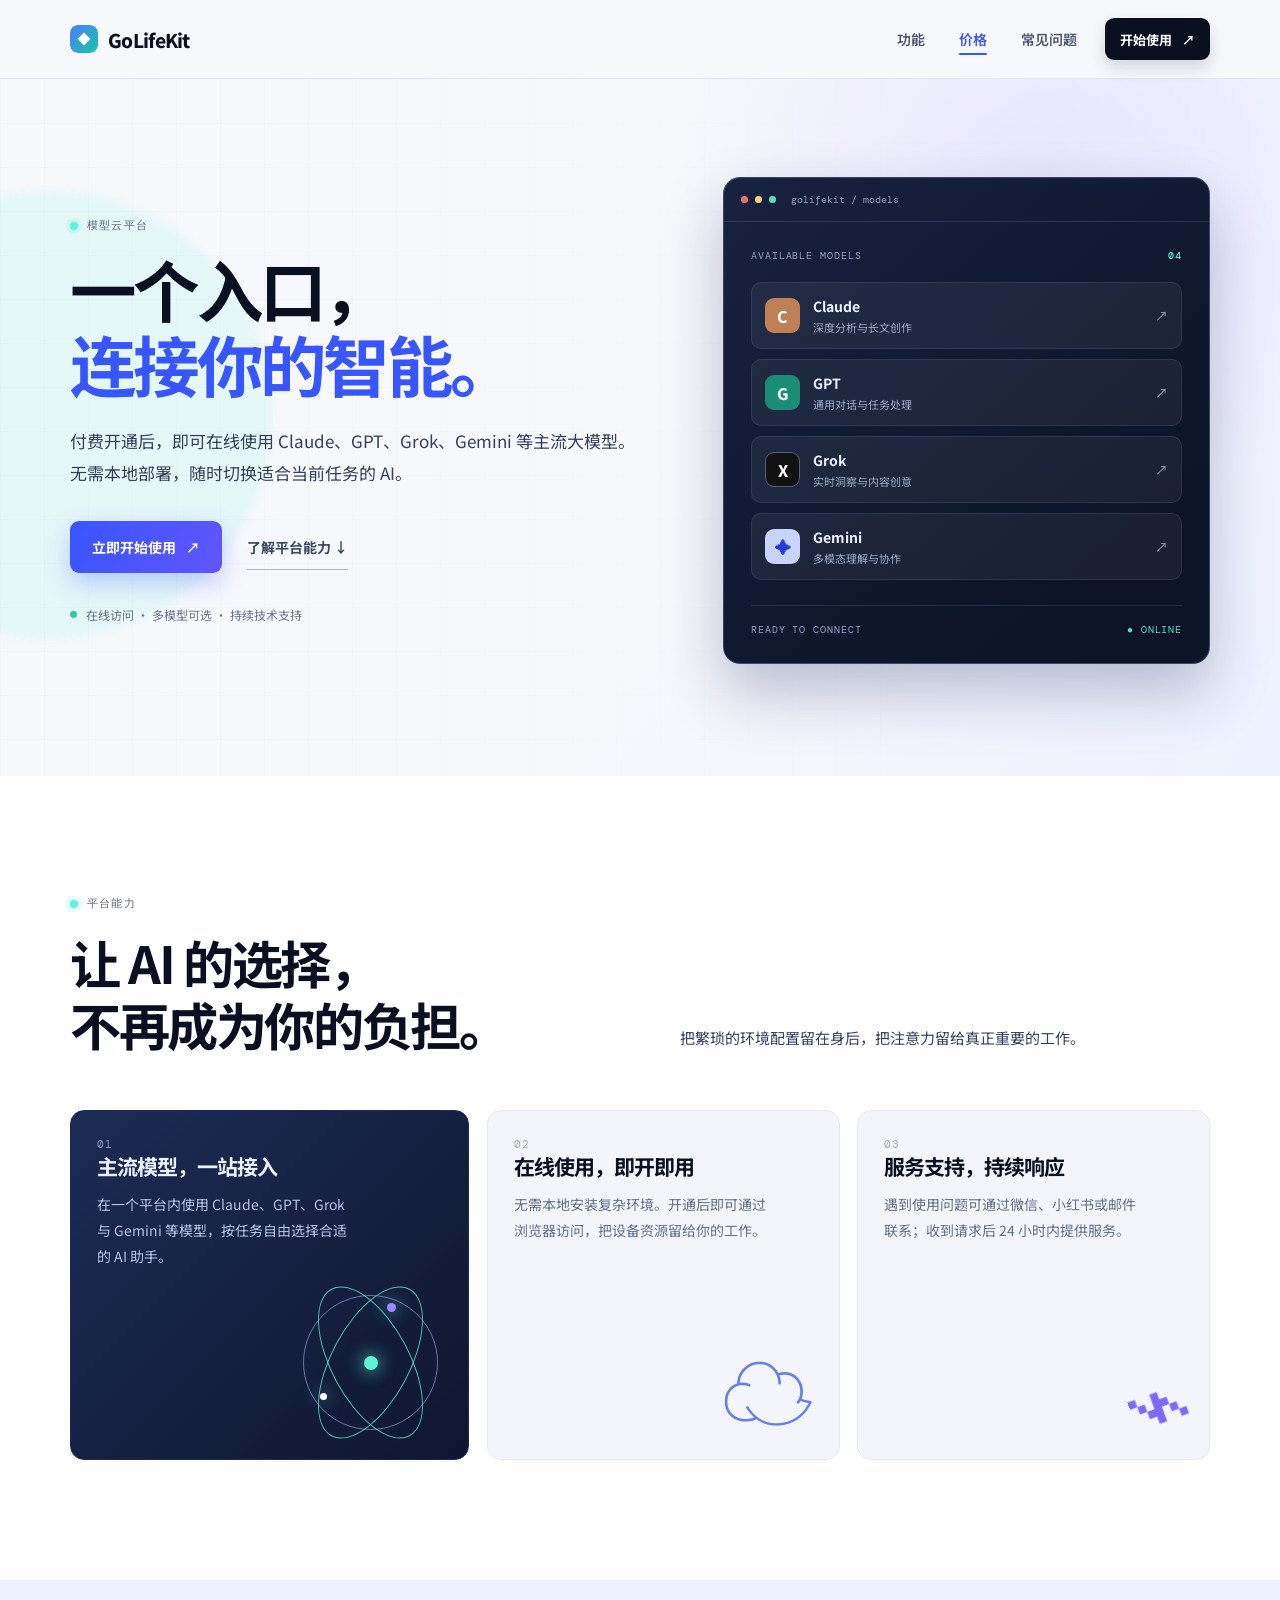
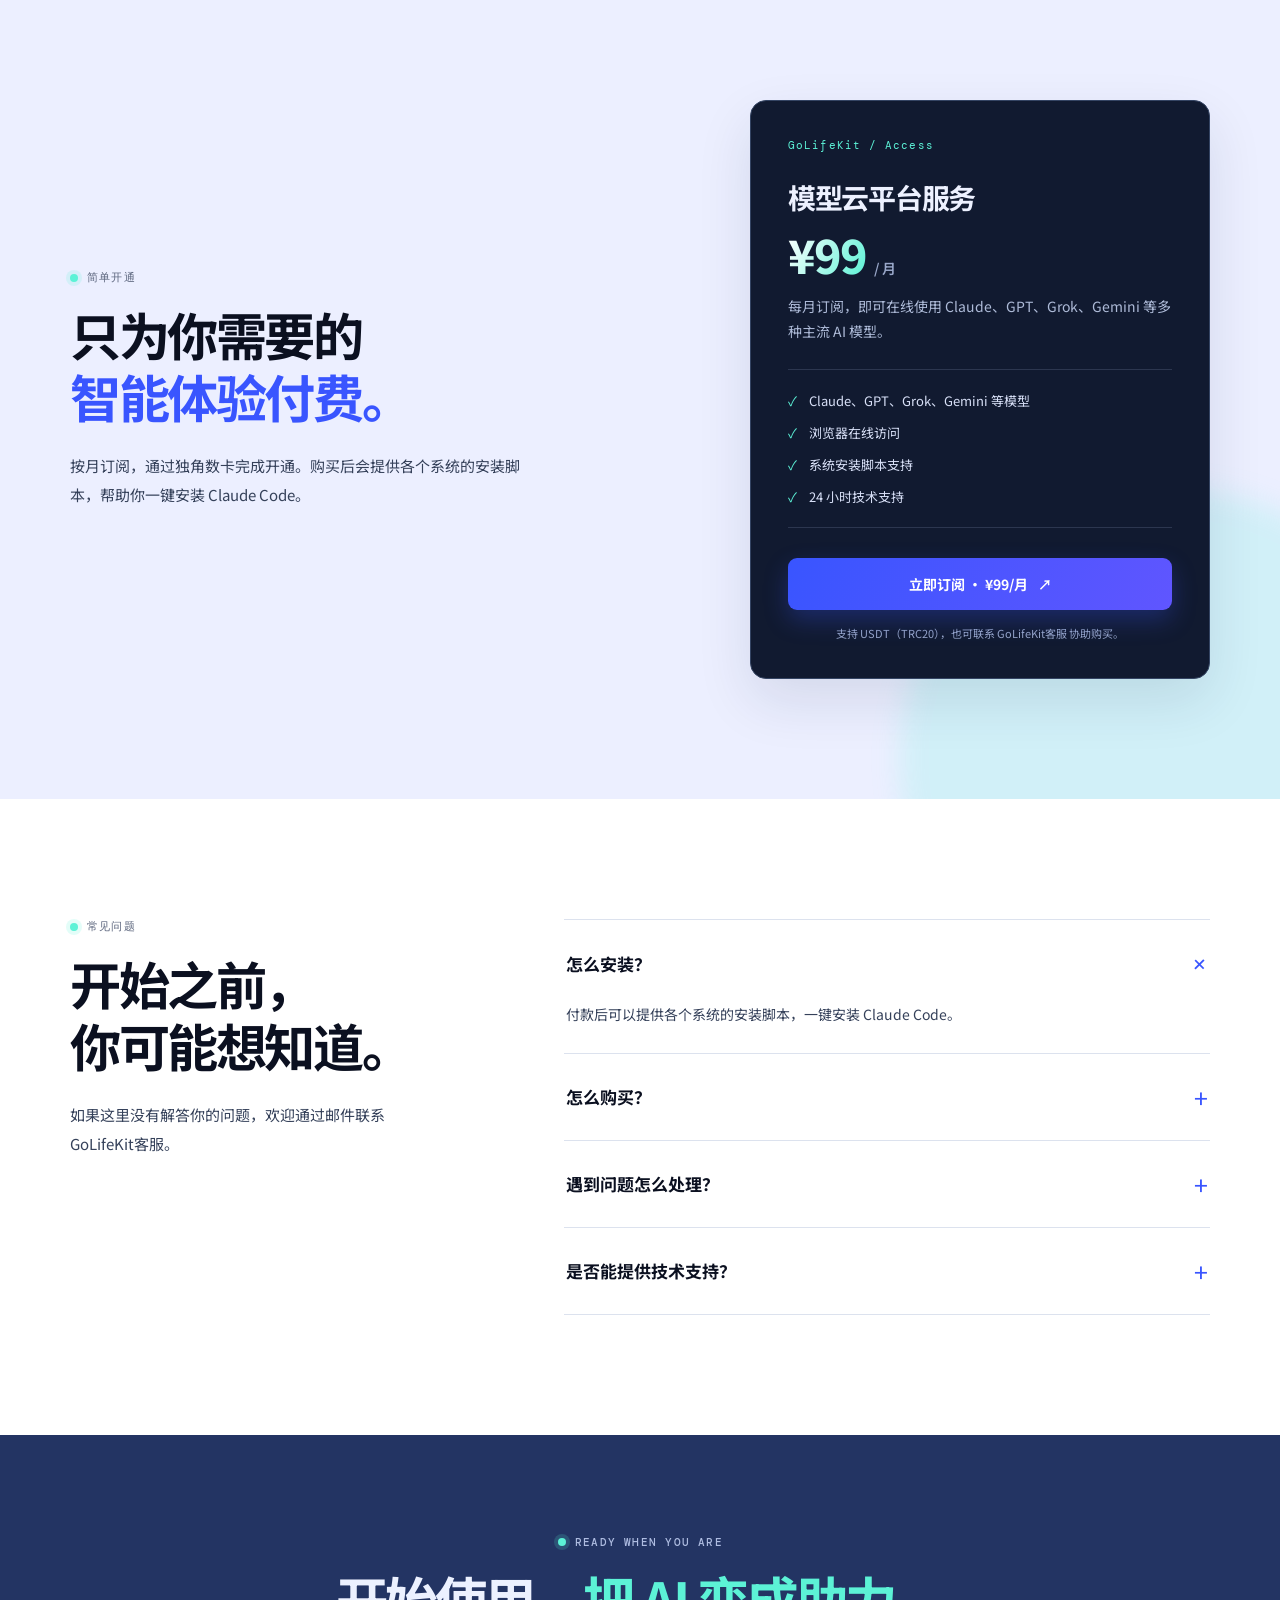
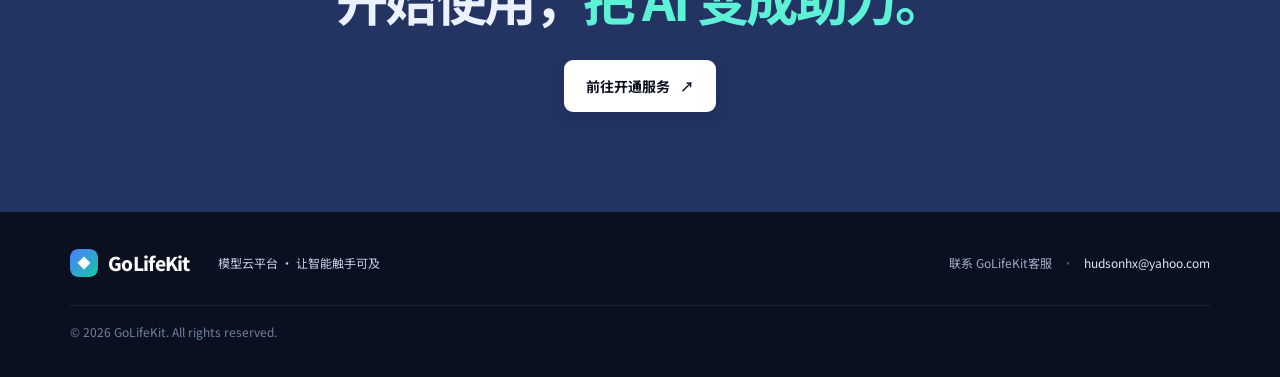
<file: index.html>
<!doctype html>
<html lang="zh-CN">
<head>
  <meta charset="UTF-8" />
  <meta name="viewport" content="width=device-width, initial-scale=1.0" />
  <meta name="description" content="GoLifeKit 模型云平台：一个入口，在线使用 Claude、GPT、Grok 与 Gemini 等主流大模型。" />
  <meta name="theme-color" content="#0b1020" />
  <title>GoLifeKit · 模型云平台</title>
  <link rel="icon" href="/favicon.ico" sizes="any" />
  <link rel="icon" type="image/svg+xml" href="/favicon.svg" />
  <link rel="apple-touch-icon" href="/apple-touch-icon.png" />
  <link rel="preconnect" href="https://fonts.googleapis.com" />
  <link rel="preconnect" href="https://fonts.gstatic.com" crossorigin />
  <link href="https://fonts.googleapis.com/css2?family=DM+Mono:wght@400;500&family=Noto+Sans+SC:wght@400;500;600;700;800&display=swap" rel="stylesheet" />
  <link rel="stylesheet" href="styles.css" />
</head>
<body>
  <a class="skip-link" href="#main">跳到主要内容</a>

  <header class="site-header">
    <div class="container nav-wrap">
      <a class="brand" href="#top" aria-label="GoLifeKit 首页">
        <img class="brand-mark" src="favicon.svg" alt="" width="28" height="28" aria-hidden="true" />
        <span>GoLifeKit</span>
      </a>
      <nav class="nav" aria-label="主导航">
        <a href="#features">功能</a>
        <a href="#pricing">价格</a>
        <a href="#faq">常见问题</a>
      </nav>
      <a class="button button-small" href="https://aiapi-2024a795-71cb-4825-a2df-c5c63f93ec08.golifekit.com/admin" target="_blank" rel="noopener">开始使用 <span aria-hidden="true">↗</span></a>
    </div>
  </header>

  <main id="main">
    <section class="hero" id="top" aria-labelledby="hero-title">
      <div class="glow glow-one" aria-hidden="true"></div>
      <div class="glow glow-two" aria-hidden="true"></div>
      <div class="container hero-grid">
        <div class="hero-copy">
          <p class="eyebrow" data-reveal><span></span> 模型云平台</p>
          <h1 id="hero-title" data-reveal>一个入口，<br><em>连接你的智能。</em></h1>
          <p class="hero-description" data-reveal>付费开通后，即可在线使用 Claude、GPT、Grok、Gemini 等主流大模型。无需本地部署，随时切换适合当前任务的 AI。</p>
          <div class="hero-actions" data-reveal>
            <a class="button button-primary" href="https://aiapi-2024a795-71cb-4825-a2df-c5c63f93ec08.golifekit.com/admin" target="_blank" rel="noopener">立即开始使用 <span aria-hidden="true">↗</span></a>
            <a class="text-link" href="#features">了解平台能力 <span aria-hidden="true">↓</span></a>
          </div>
          <p class="hero-note" data-reveal><span class="status-dot" aria-hidden="true"></span> 在线访问 · 多模型可选 · 持续技术支持</p>
        </div>

        <div class="model-panel" aria-label="支持的模型" data-reveal>
          <div class="panel-topbar"><span></span><span></span><span></span><p>golifekit / models</p></div>
          <div class="panel-content">
            <div class="panel-label">AVAILABLE MODELS <b>04</b></div>
            <div class="model-list">
              <div class="model-item model-claude"><span class="model-icon">C</span><div><strong>Claude</strong><small>深度分析与长文创作</small></div><i>↗</i></div>
              <div class="model-item model-gpt"><span class="model-icon">G</span><div><strong>GPT</strong><small>通用对话与任务处理</small></div><i>↗</i></div>
              <div class="model-item model-grok"><span class="model-icon">X</span><div><strong>Grok</strong><small>实时洞察与内容创意</small></div><i>↗</i></div>
              <div class="model-item model-gemini"><span class="model-icon">✦</span><div><strong>Gemini</strong><small>多模态理解与协作</small></div><i>↗</i></div>
            </div>
            <div class="panel-footer"><span>READY TO CONNECT</span><span>● ONLINE</span></div>
          </div>
        </div>
      </div>
    </section>

    <section class="section features" id="features" aria-labelledby="features-title">
      <div class="container">
        <div class="section-heading">
          <p class="eyebrow" data-reveal><span></span> 平台能力</p>
          <h2 id="features-title" data-reveal>让 AI 的选择，<br>不再成为你的负担。</h2>
          <p data-reveal>把繁琐的环境配置留在身后，把注意力留给真正重要的工作。</p>
        </div>
        <div class="feature-grid">
          <article class="feature-card feature-card-large" data-reveal>
            <div class="feature-number">01</div>
            <div class="feature-symbol symbol-orbit" aria-hidden="true"><span></span><span></span><span></span></div>
            <h3>主流模型，一站接入</h3>
            <p>在一个平台内使用 Claude、GPT、Grok 与 Gemini 等模型，按任务自由选择合适的 AI 助手。</p>
          </article>
          <article class="feature-card" data-reveal>
            <div class="feature-number">02</div>
            <div class="feature-symbol symbol-cloud" aria-hidden="true">☁</div>
            <h3>在线使用，即开即用</h3>
            <p>无需本地安装复杂环境。开通后即可通过浏览器访问，把设备资源留给你的工作。</p>
          </article>
          <article class="feature-card" data-reveal>
            <div class="feature-number">03</div>
            <div class="feature-symbol symbol-support" aria-hidden="true">⌁</div>
            <h3>服务支持，持续响应</h3>
            <p>遇到使用问题可通过微信、小红书或邮件联系；收到请求后 24 小时内提供服务。</p>
          </article>
        </div>
      </div>
    </section>

    <section class="section pricing" id="pricing" aria-labelledby="pricing-title">
      <div class="container pricing-layout">
        <div class="pricing-intro">
          <p class="eyebrow" data-reveal><span></span> 简单开通</p>
          <h2 id="pricing-title" data-reveal>只为你需要的<br><em>智能体验付费。</em></h2>
          <p data-reveal>按月订阅，通过独角数卡完成开通。购买后会提供各个系统的安装脚本，帮助你一键安装 Claude Code。</p>
        </div>
        <article class="price-card" data-reveal>
          <p class="price-card-label">GoLifeKit / Access</p>
          <h3>模型云平台服务</h3>
          <div class="price-amount"><b>¥99</b><span>/ 月</span></div>
          <p class="price-copy">每月订阅，即可在线使用 Claude、GPT、Grok、Gemini 等多种主流 AI 模型。</p>
          <ul class="price-list">
            <li><span>✓</span> Claude、GPT、Grok、Gemini 等模型</li>
            <li><span>✓</span> 浏览器在线访问</li>
            <li><span>✓</span> 系统安装脚本支持</li>
            <li><span>✓</span> 24 小时技术支持</li>
          </ul>
          <a class="button button-primary button-full" href="https://aiapi-2024a795-71cb-4825-a2df-c5c63f93ec08.golifekit.com/admin" target="_blank" rel="noopener">立即订阅 · ¥99/月 <span aria-hidden="true">↗</span></a>
          <p class="payment-note">支持 USDT（TRC20），也可联系 GoLifeKit客服 协助购买。</p>
        </article>
      </div>
    </section>

    <section class="section faq" id="faq" aria-labelledby="faq-title">
      <div class="container faq-layout">
        <div class="faq-intro">
          <p class="eyebrow" data-reveal><span></span> 常见问题</p>
          <h2 id="faq-title" data-reveal>开始之前，<br>你可能想知道。</h2>
          <p data-reveal>如果这里没有解答你的问题，欢迎通过邮件联系 GoLifeKit客服。</p>
        </div>
        <div class="faq-list" data-reveal>
          <details open>
            <summary>怎么安装？<span aria-hidden="true">+</span></summary>
            <p>付款后可以提供各个系统的安装脚本，一键安装 Claude Code。</p>
          </details>
          <details>
            <summary>怎么购买？<span aria-hidden="true">+</span></summary>
            <p>可支持 USDT（TRC20）的方式购买，也可以通过微信或小红书私信联系购买。</p>
          </details>
          <details>
            <summary>遇到问题怎么处理？<span aria-hidden="true">+</span></summary>
            <p>可通过微信、小红书或邮件联系；收到请求后 24 小时内提供服务。</p>
          </details>
          <details>
            <summary>是否能提供技术支持？<span aria-hidden="true">+</span></summary>
            <p>可以，提供 24 小时技术支持。</p>
          </details>
        </div>
      </div>
    </section>

    <section class="closing-cta" aria-labelledby="closing-title">
      <div class="container closing-content">
        <p class="eyebrow" data-reveal><span></span> READY WHEN YOU ARE</p>
        <h2 id="closing-title" data-reveal>开始使用，<em>把 AI 变成助力。</em></h2>
        <a class="button button-light" data-reveal href="https://aiapi-2024a795-71cb-4825-a2df-c5c63f93ec08.golifekit.com/admin" target="_blank" rel="noopener">前往开通服务 <span aria-hidden="true">↗</span></a>
      </div>
    </section>
  </main>

  <footer class="site-footer">
    <div class="container footer-content">
      <a class="brand" href="#top" aria-label="回到页面顶部"><img class="brand-mark" src="favicon.svg" alt="" width="28" height="28" aria-hidden="true" /><span>GoLifeKit</span></a>
      <p>模型云平台 · 让智能触手可及</p>
      <div class="footer-contact"><span>联系 GoLifeKit客服</span><span class="dot" aria-hidden="true">·</span><a href="mailto:hudsonhx@yahoo.com">hudsonhx@yahoo.com</a></div>
      <p class="copyright">© 2026 GoLifeKit. All rights reserved.</p>
    </div>
  </footer>
  <script src="script.js" defer></script>
</body>
</html>
</file>
<file: styles.css>
:root {
  --ink: #0b1020;
  --ink-soft: #35415a;
  --paper: #f7f8fc;
  --line: #dce2ee;
  --blue: #3955ff;
  --violet: #7556ff;
  --mint: #5cf2d6;
  --panel: #111a30;
  --shadow: 0 22px 55px rgba(20, 33, 75, .11);
}

* { box-sizing: border-box; }
html { scroll-behavior: smooth; }
body { margin: 0; min-width: 320px; color: var(--ink); background: var(--paper); font-family: "Noto Sans SC", "PingFang SC", "Microsoft YaHei", sans-serif; -webkit-font-smoothing: antialiased; }
a { color: inherit; text-decoration: none; }
button, a { -webkit-tap-highlight-color: transparent; }
.container { width: min(1140px, calc(100% - 48px)); margin: 0 auto; }
.skip-link { position: fixed; left: 16px; top: -48px; z-index: 20; padding: 10px 14px; color: #fff; background: var(--blue); border-radius: 8px; transition: top .2s; }
.skip-link:focus { top: 16px; }

.site-header { position: sticky; z-index: 10; top: 0; background: rgba(247, 248, 252, .88); border-bottom: 1px solid rgba(220, 226, 238, .75); backdrop-filter: blur(16px); }
.nav-wrap { min-height: 78px; display: flex; align-items: center; justify-content: space-between; gap: 28px; }
.brand { display: inline-flex; align-items: center; gap: 10px; font-size: 19px; font-weight: 800; letter-spacing: -.7px; white-space: nowrap; }
.brand-mark { display: block; width: 28px; height: 28px; border-radius: 8px; }
.nav { display: flex; align-items: center; gap: 34px; margin-left: auto; }
.nav a { color: #4a546b; font-size: 14px; font-weight: 600; transition: color .2s; }
.nav a:hover { color: var(--blue); }
.button { position: relative; overflow: hidden; display: inline-flex; align-items: center; justify-content: center; gap: 10px; min-height: 52px; padding: 0 22px; border-radius: 9px; color: #fff; background: var(--ink); font-size: 14px; font-weight: 700; box-shadow: 0 8px 16px rgba(11, 16, 32, .14); transition: transform .2s, box-shadow .2s, background .2s; }
.button > span { transition: transform .25s ease; }
.button:hover { transform: translateY(-2px); box-shadow: 0 13px 20px rgba(11, 16, 32, .2); }
.button:hover > span[aria-hidden] { transform: translate(3px, -3px); }
.button:active { transform: translateY(0); }
.button-small { min-height: 42px; padding: 0 15px; font-size: 13px; }
.button-primary { background: linear-gradient(120deg, var(--blue), var(--violet)); background-size: 160% 100%; box-shadow: 0 10px 24px rgba(57, 85, 255, .28); }
.button-primary::after { content: ""; position: absolute; top: 0; left: -120%; width: 60%; height: 100%; background: linear-gradient(105deg, transparent, rgba(255,255,255,.42), transparent); transform: skewX(-18deg); transition: none; }
.button-primary:hover { background-position: 100% 0; box-shadow: 0 15px 30px rgba(57, 85, 255, .38); }
.button-primary:hover::after { animation: sheen .85s ease; }
@keyframes sheen { from { left: -120%; } to { left: 160%; } }
.button-light { color: var(--ink); background: #fff; }
.button-light:hover { background: #eff2ff; }
.button-full { width: 100%; }

.hero { position: relative; overflow: hidden; padding: 98px 0 112px; background: radial-gradient(circle at 81% 15%, rgba(117, 86, 255, .11), transparent 30%), linear-gradient(120deg, #f7f8fc 0%, #f7f8fc 57%, #eef1ff 100%); }
.hero::before { position: absolute; inset: 0; content: ""; background-image: linear-gradient(rgba(48, 73, 143, .055) 1px, transparent 1px), linear-gradient(90deg, rgba(48, 73, 143, .055) 1px, transparent 1px); background-size: 44px 44px; mask-image: linear-gradient(90deg, rgba(0,0,0,.45), transparent 75%); pointer-events: none; }
.glow { position: absolute; z-index: 0; border-radius: 50%; filter: blur(4px); opacity: .72; pointer-events: none; }
.glow-one { top: 16%; left: -11rem; width: 28rem; height: 28rem; background: rgba(92, 242, 214, .16); animation: drift 15s ease-in-out infinite; }
.glow-two { top: 32%; right: 18%; width: 18rem; height: 18rem; background: rgba(117, 86, 255, .14); animation: drift 19s ease-in-out infinite reverse; }
@keyframes drift { 0%, 100% { transform: translate(0, 0); } 50% { transform: translate(24px, -30px); } }
.hero-grid { position: relative; z-index: 1; display: grid; grid-template-columns: minmax(0, .93fr) minmax(420px, .78fr); align-items: center; gap: 72px; }
.eyebrow { display: flex; align-items: center; gap: 9px; margin: 0 0 18px; color: #59637b; font-family: "DM Mono", monospace; font-size: 11px; font-weight: 500; letter-spacing: .11em; text-transform: uppercase; }
.eyebrow span { width: 8px; height: 8px; background: var(--mint); border-radius: 50%; box-shadow: 0 0 0 4px rgba(92, 242, 214, .17); }
h1, h2, h3, p { margin-top: 0; }
h1 { max-width: 650px; margin-bottom: 25px; font-size: clamp(45px, 5.2vw, 76px); line-height: 1.12; letter-spacing: -3.7px; }
h1 em, h2 em { color: var(--blue); font-style: normal; }
.hero-description { max-width: 570px; margin-bottom: 32px; color: var(--ink-soft); font-size: 17px; line-height: 1.9; }
.hero-actions { display: flex; align-items: center; flex-wrap: wrap; gap: 25px; }
.text-link { padding: 12px 0; color: #3b4860; font-size: 14px; font-weight: 700; border-bottom: 1px solid #aeb9cd; transition: color .2s, border-color .2s; }
.text-link:hover { color: var(--blue); border-color: var(--blue); }
.hero-note { display: flex; align-items: center; gap: 9px; margin: 33px 0 0; color: #68738b; font-size: 12px; }
.status-dot { width: 7px; height: 7px; background: #36c9a8; border-radius: 50%; box-shadow: 0 0 0 0 rgba(54, 201, 168, .45); animation: pulse 2.4s ease-out infinite; }
@keyframes pulse { 0% { box-shadow: 0 0 0 0 rgba(54, 201, 168, .45); } 70% { box-shadow: 0 0 0 8px rgba(54, 201, 168, 0); } 100% { box-shadow: 0 0 0 0 rgba(54, 201, 168, 0); } }

.model-panel { position: relative; overflow: hidden; color: #ecf1ff; background: linear-gradient(140deg, #172241, #0d1427 80%); border: 1px solid rgba(164, 182, 255, .28); border-radius: 17px; box-shadow: 0 28px 60px rgba(25, 37, 81, .27); transform: rotate(1.2deg); animation: float 7s ease-in-out infinite; }
.model-panel::before { content: ""; position: absolute; inset: -1px; border-radius: 17px; padding: 1px; background: linear-gradient(140deg, rgba(92,242,214,.5), transparent 40%, transparent 70%, rgba(117,86,255,.5)); -webkit-mask: linear-gradient(#000 0 0) content-box, linear-gradient(#000 0 0); -webkit-mask-composite: xor; mask-composite: exclude; pointer-events: none; opacity: .7; }
@keyframes float { 0%, 100% { transform: rotate(1.2deg) translateY(0); } 50% { transform: rotate(1.2deg) translateY(-12px); } }
.panel-topbar { display: flex; align-items: center; gap: 7px; height: 44px; padding: 0 17px; border-bottom: 1px solid rgba(179, 196, 255, .15); }
.panel-topbar span { width: 7px; height: 7px; background: #ff6b77; border-radius: 50%; }
.panel-topbar span:nth-child(2) { background: #ffd46a; }.panel-topbar span:nth-child(3) { background: #5de0ba; }
.panel-topbar p { margin: 0 auto 0 8px; color: #8d9ac0; font: 10px "DM Mono", monospace; }
.panel-content { padding: 27px; }
.panel-label, .panel-footer { display: flex; justify-content: space-between; color: #93a1ca; font: 10px "DM Mono", monospace; letter-spacing: .09em; }.panel-label b { color: var(--mint); font-weight: 500; }
.model-list { display: grid; gap: 10px; margin: 20px 0 25px; }
.model-item { display: flex; align-items: center; gap: 13px; padding: 13px; background: rgba(255,255,255,.055); border: 1px solid rgba(188, 202, 255, .1); border-radius: 10px; transition: background .2s, transform .2s; }.model-item:hover { background: rgba(255,255,255,.1); transform: translateX(3px); }
.model-icon { display: grid; flex: 0 0 35px; width: 35px; height: 35px; place-items: center; color: #fff; background: #bf8056; border-radius: 9px; font-size: 16px; font-weight: 800; }.model-gpt .model-icon { background: #1b8d75; }.model-grok .model-icon { background: #111; border: 1px solid #516080; }.model-gemini .model-icon { color: #273cdb; background: #c9d3ff; }
.model-item div { min-width: 0; }.model-item strong { display: block; font-size: 14px; }.model-item small { display: block; overflow: hidden; margin-top: 3px; color: #9aa7c8; font-size: 11px; white-space: nowrap; text-overflow: ellipsis; }.model-item i { margin-left: auto; color: #8e9cbc; font-size: 13px; font-style: normal; }.panel-footer { padding-top: 17px; border-top: 1px solid rgba(179, 196, 255, .13); }.panel-footer span:last-child { color: #62e0bd; }

.section { padding: 120px 0; }.section-heading { display: grid; grid-template-columns: 1fr 1fr; gap: 20px 80px; margin-bottom: 54px; }.section-heading .eyebrow { grid-column: 1 / -1; margin: 0; }.section-heading h2, .pricing-intro h2, .faq-intro h2 { margin: 0; font-size: clamp(35px, 4vw, 52px); line-height: 1.22; letter-spacing: -2.4px; }.section-heading > p:last-child { align-self: end; max-width: 420px; margin: 0 0 3px; color: var(--ink-soft); font-size: 15px; line-height: 1.9; }
.features { background: #fff; }.feature-grid { display: grid; grid-template-columns: 1.13fr 1fr 1fr; gap: 18px; }.feature-card { position: relative; min-height: 350px; padding: 26px; overflow: hidden; background: #f3f5fa; border: 1px solid #e5e9f2; border-radius: 14px; }.feature-card-large { color: #ecf1ff; background: linear-gradient(135deg, #1d2b54, #0e1630); border-color: #1d2b54; }.feature-number { color: #9ba8c1; font: 11px "DM Mono", monospace; letter-spacing: .08em; }.feature-card-large .feature-number { color: #8598cf; }.feature-card h3 { position: relative; z-index: 1; margin: 0 0 11px; font-size: 21px; letter-spacing: -1px; }.feature-card p { position: relative; z-index: 1; max-width: 260px; margin: 0; color: #657089; font-size: 14px; line-height: 1.85; }.feature-card-large p { color: #b6c2e6; }.feature-symbol { position: absolute; right: 25px; bottom: 25px; }.symbol-cloud { color: #4566e8; font-size: 93px; line-height: 1; opacity: .82; }.symbol-support { right: 24px; bottom: 12px; color: #7d69ff; font-size: 124px; line-height: 1; transform: rotate(-20deg); }.symbol-orbit { right: 30px; bottom: 29px; width: 135px; height: 135px; border: 1px solid rgba(170, 190, 255, .55); border-radius: 50%; }.symbol-orbit::before, .symbol-orbit::after { position: absolute; inset: 27px -17px; content: ""; border: 1px solid rgba(105, 241, 214, .76); border-radius: 50%; transform: rotate(62deg); }.symbol-orbit::after { transform: rotate(-62deg); }.symbol-orbit span { position: absolute; z-index: 2; top: 60px; left: 60px; width: 14px; height: 14px; background: var(--mint); border-radius: 50%; box-shadow: 0 0 17px var(--mint); }.symbol-orbit span:nth-child(2) { top: 7px; left: 83px; width: 9px; height: 9px; background: #9c8bff; }.symbol-orbit span:nth-child(3) { top: 97px; left: 16px; width: 7px; height: 7px; background: #fff; }

.pricing { position: relative; overflow: hidden; background: #ecefff; }.pricing::after { position: absolute; right: -160px; bottom: -230px; width: 540px; height: 540px; content: ""; background: rgba(92, 242, 214, .18); border-radius: 50%; filter: blur(14px); }.pricing-layout { position: relative; z-index: 1; display: grid; grid-template-columns: 1fr minmax(340px, 460px); align-items: center; gap: 9vw; }.pricing-intro > p:not(.eyebrow), .faq-intro > p:not(.eyebrow) { max-width: 460px; margin: 24px 0 0; color: var(--ink-soft); font-size: 15px; line-height: 1.9; }.price-card { padding: 37px; color: #edf1ff; background: var(--panel); border: 1px solid #344463; border-radius: 16px; box-shadow: var(--shadow); }.price-card-label { margin-bottom: 25px; color: var(--mint); font: 11px "DM Mono", monospace; letter-spacing: .1em; }.price-card h3 { margin-bottom: 14px; font-size: 28px; letter-spacing: -1.3px; }.price-amount { display: flex; align-items: baseline; gap: 8px; margin-bottom: 16px; }.price-amount b { font-size: 46px; font-weight: 800; letter-spacing: -2px; line-height: 1; background: linear-gradient(120deg, #fff, var(--mint)); -webkit-background-clip: text; background-clip: text; color: transparent; }.price-amount span { color: #9aa8ca; font-size: 14px; font-weight: 600; }.price-copy { margin-bottom: 25px; color: #aebbd8; font-size: 14px; line-height: 1.8; }.price-list { display: grid; gap: 13px; margin: 0 0 30px; padding: 21px 0; list-style: none; border-top: 1px solid rgba(203,215,255,.15); border-bottom: 1px solid rgba(203,215,255,.15); }.price-list li { color: #d8e0f7; font-size: 13px; }.price-list span { margin-right: 9px; color: var(--mint); }.payment-note { margin: 15px 0 0; color: #96a5c8; font-size: 11px; text-align: center; }

.faq { background: #fff; }.faq-layout { display: grid; grid-template-columns: .74fr 1.26fr; gap: 9vw; }.faq-list { border-top: 1px solid var(--line); }.faq-list details { border-bottom: 1px solid var(--line); }.faq-list summary { display: flex; align-items: center; justify-content: space-between; gap: 25px; padding: 25px 2px; list-style: none; cursor: pointer; font-size: 17px; font-weight: 700; }.faq-list summary::-webkit-details-marker { display: none; }.faq-list summary span { color: var(--blue); font-size: 25px; font-weight: 400; transition: transform .2s; }.faq-list details[open] summary span { transform: rotate(45deg); }.faq-list details p { max-width: 640px; margin: -5px 45px 25px 2px; color: var(--ink-soft); font-size: 14px; line-height: 1.9; }

.closing-cta { color: #ecf1ff; background: #233463; }.closing-content { display: flex; flex-direction: column; align-items: center; padding: 100px 24px; text-align: center; }.closing-content .eyebrow { color: #aebce1; }.closing-content h2 { margin: 0 0 30px; font-size: clamp(34px, 4.1vw, 56px); line-height: 1.2; letter-spacing: -2.6px; }.closing-content h2 em { color: var(--mint); }
.site-footer { color: #c6d0e9; background: #0b1020; }.footer-content { display: grid; grid-template-columns: auto 1fr auto; align-items: center; gap: 28px; padding: 37px 0; }.site-footer .brand { color: #fff; }.site-footer > .container > p { margin: 0; font-size: 12px; }.footer-contact { display: flex; align-items: center; justify-content: flex-end; gap: 10px; color: #9eacc9; font-size: 12px; }.footer-contact .dot { color: #4a577a; }.footer-contact a { color: #e0e6f6; }.footer-contact a:hover { color: var(--mint); }.copyright { grid-column: 1 / -1; padding-top: 17px; color: #71809f; border-top: 1px solid rgba(203,215,255,.1); }

/* Scroll reveal */
[data-reveal] { opacity: 0; transform: translateY(26px); transition: opacity .7s cubic-bezier(.22,.61,.36,1), transform .7s cubic-bezier(.22,.61,.36,1); transition-delay: var(--reveal-delay, 0s); will-change: opacity, transform; }
[data-reveal].is-visible { opacity: 1; transform: none; }

/* Nav active link */
.nav a.is-active { color: var(--blue); }
.nav a { position: relative; }
.nav a::after { content: ""; position: absolute; left: 0; right: 100%; bottom: -6px; height: 2px; border-radius: 2px; background: var(--blue); transition: right .25s ease; }
.nav a:hover::after, .nav a.is-active::after { right: 0; }

/* Model item hover accent */
.model-item { position: relative; }
.model-item::before { content: ""; position: absolute; left: 0; top: 12px; bottom: 12px; width: 2px; border-radius: 2px; background: var(--mint); opacity: 0; transition: opacity .2s; }
.model-item:hover::before { opacity: 1; }

/* Feature card lift */
.feature-card { transition: transform .25s ease, box-shadow .25s ease, border-color .25s ease; }
.feature-card:not(.feature-card-large):hover { transform: translateY(-4px); border-color: #cdd6ea; box-shadow: 0 18px 40px rgba(20, 33, 75, .1); }

@media (prefers-reduced-motion: reduce) {
  *, *::before, *::after { animation: none !important; }
  html { scroll-behavior: auto; }
  [data-reveal] { opacity: 1; transform: none; transition: none; }
}

@media (max-width: 840px) { .hero { padding: 72px 0 82px; }.hero-grid, .pricing-layout, .faq-layout { grid-template-columns: 1fr; gap: 47px; }.model-panel { max-width: 550px; width: 100%; margin: 0 auto; }.section { padding: 84px 0; }.feature-grid { grid-template-columns: 1fr 1fr; }.feature-card-large { grid-column: 1 / -1; min-height: 310px; }.section-heading { grid-template-columns: 1fr; gap: 18px; }.section-heading > p:last-child { max-width: 560px; }.footer-content { grid-template-columns: 1fr auto; }.footer-content > p:not(.copyright) { display: none; }.footer-contact { grid-column: 2; grid-row: 1; }.copyright { grid-column: 1 / -1; } }
@media (max-width: 620px) { .container { width: min(100% - 34px, 540px); }.nav-wrap { min-height: 68px; flex-wrap: wrap; gap: 8px 12px; padding: 11px 0 8px; }.nav { display: flex; order: 3; width: 100%; justify-content: space-between; gap: 8px; margin: 2px 0 0; }.nav a { font-size: 12px; }.brand { font-size: 17px; }.brand-mark { width: 24px; height: 24px; }.button-small { min-height: 39px; padding: 0 11px; font-size: 12px; }.hero { padding-top: 62px; }.hero-grid { gap: 52px; }h1 { font-size: clamp(42px, 12vw, 58px); letter-spacing: -2.8px; }.hero-description { font-size: 15px; line-height: 1.85; }.hero-actions { align-items: flex-start; gap: 18px; flex-direction: column; }.button { min-height: 50px; }.model-panel { transform: none; }.panel-content { padding: 20px; }.section { padding: 72px 0; }.section-heading h2, .pricing-intro h2, .faq-intro h2 { font-size: 35px; letter-spacing: -1.8px; }.feature-grid { grid-template-columns: 1fr; }.feature-card, .feature-card-large { min-height: 265px; }.price-card { padding: 27px 22px; }.faq-list summary { padding: 21px 0; font-size: 16px; }.closing-content { padding: 77px 0; }.footer-content { grid-template-columns: 1fr; gap: 18px; padding: 29px 0; }.footer-contact { grid-column: 1; grid-row: auto; flex-direction: column; align-items: flex-start; gap: 4px; }.footer-contact .dot { display: none; }.copyright { padding-top: 16px; } }
</file>
